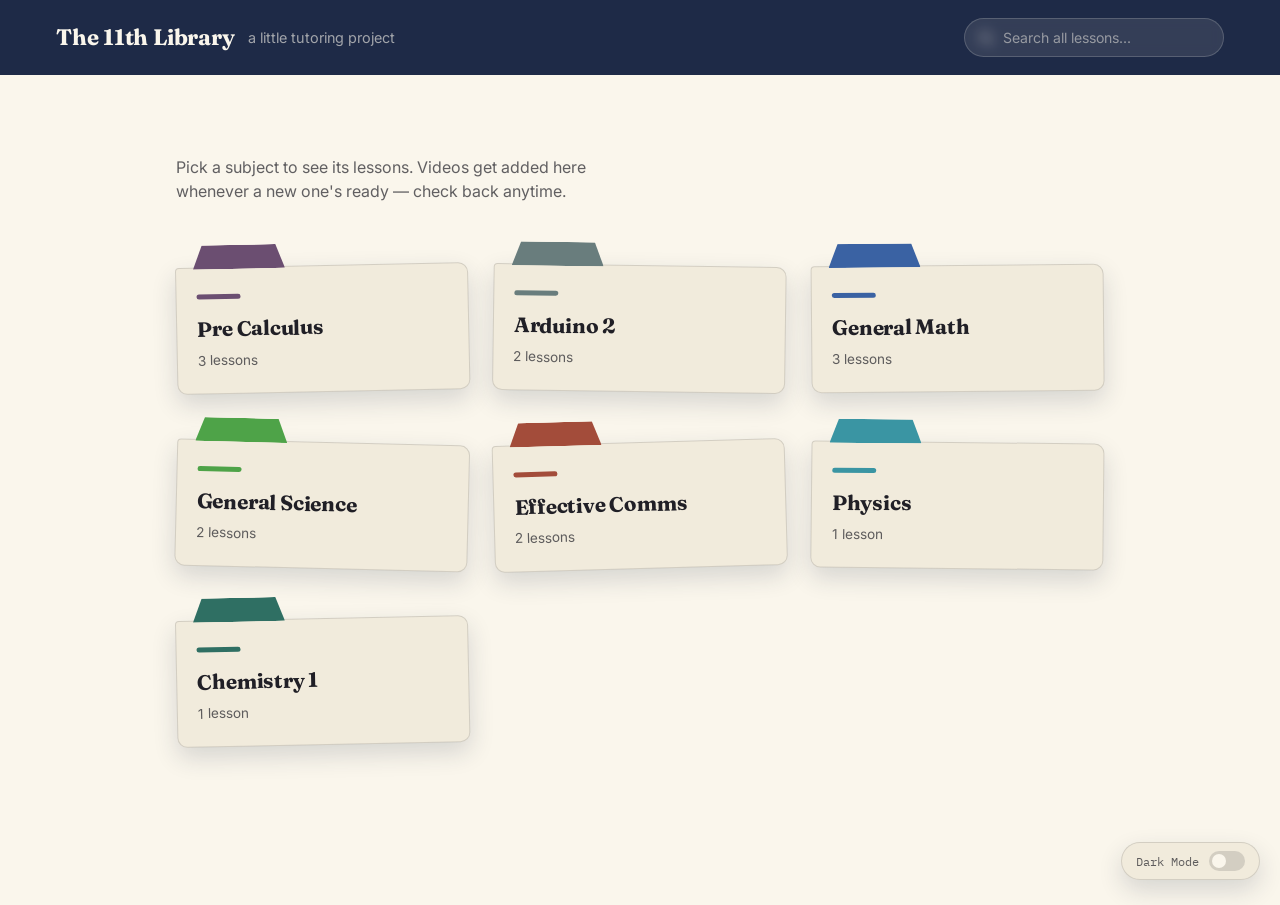
<file: index.html>
<!DOCTYPE html>
<html lang="en">
<head>
<meta charset="UTF-8">
<meta name="viewport" content="width=device-width, initial-scale=1.0">
<title>The 11th Library</title>
<link rel="stylesheet" href="style.css">
</head>
<body>

<header class="site-header">
  <a class="brand" href="index.html"><h1>The 11th Library</h1></a>
  <span class="tagline">a little tutoring project</span>

  <div class="header-search">
    <svg class="search-icon" width="16" height="16" viewBox="0 0 16 16" fill="none" xmlns="http://www.w3.org/2000/svg">
      <circle cx="7" cy="7" r="5.5" stroke="currentColor" stroke-width="1.5"/>
      <path d="M11.5 11.5L14.5 14.5" stroke="currentColor" stroke-width="1.5" stroke-linecap="round"/>
    </svg>
    <input
      type="text"
      id="search-box"
      class="search-box"
      placeholder="Search all lessons..."
      autocomplete="off"
    >
    <div id="search-results" class="search-results"></div>
  </div>
</header>

<main class="shelf">
  <p class="intro">Pick a subject to see its lessons. Videos get added here whenever a new one's ready — check back anytime.</p>

  <div class="tab-grid" id="tab-grid"></div>
</main>

<!-- Bottom Right Dark Mode Toggle -->
<div class="theme-toggle-wrapper">
  <span>Dark Mode</span>
  <label class="switch">
    <input type="checkbox" id="theme-toggle-checkbox">
    <span class="slider"></span>
  </label>
</div>

<script src="data.js"></script>
<script>
  // Theme initialization and event listener
  const savedTheme = localStorage.getItem('tel_theme') || 'light';
  if (savedTheme === 'dark') {
    document.documentElement.setAttribute('data-theme', 'dark');
  }

  const toggleInput = document.getElementById('theme-toggle-checkbox');
  if (toggleInput) {
    toggleInput.checked = (savedTheme === 'dark');
    toggleInput.addEventListener('change', (e) => {
      const theme = e.target.checked ? 'dark' : 'light';
      document.documentElement.setAttribute('data-theme', theme);
      localStorage.setItem('tel_theme', theme);
    });
  }

  const grid = document.getElementById('tab-grid');
  const tilts = [-1.2, 0.8, -0.5, 1.4, -1.6, 0.6];

  SUBJECTS.forEach((subject, i) => {
    const a = document.createElement('a');
    a.className = `tab-card accent-${subject.accent}`;
    a.href = `subject.html?subject=${encodeURIComponent(subject.slug)}`;
    a.style.setProperty('--tilt', `${tilts[i % tilts.length]}deg`);
    a.innerHTML = `
      <div class="tab-ear"></div>
      <div class="tab-body">
        <h2>${subject.name}</h2>
        <div class="count">${subject.lessons.length} lesson${subject.lessons.length === 1 ? '' : 's'}</div>
      </div>
    `;
    grid.appendChild(a);
  });

  if (SUBJECTS.length === 0) {
    grid.innerHTML = `<p style="color: rgba(32,31,38,0.6);">No subjects yet — add one in data.js.</p>`;
  }

  // ---- search across every subject's lessons ----
  const searchBox = document.getElementById('search-box');
  const resultsBox = document.getElementById('search-results');

  const allLessons = [];
  SUBJECTS.forEach(subject => {
    subject.lessons.forEach((lesson, index) => {
      allLessons.push({ subject, lesson, index });
    });
  });

  searchBox.addEventListener('input', () => {
    const query = searchBox.value.trim().toLowerCase();

    if (query === '') {
      resultsBox.innerHTML = '';
      resultsBox.classList.remove('open');
      return;
    }

    const matches = allLessons.filter(({ lesson }) =>
      lesson.title.toLowerCase().includes(query)
    );

    resultsBox.classList.add('open');

    if (matches.length === 0) {
      resultsBox.innerHTML = `<p class="no-results">No lessons match "${searchBox.value}".</p>`;
      return;
    }

    resultsBox.innerHTML = matches.map(({ subject, lesson, index }) => `
      <a class="result-item" href="subject.html?subject=${encodeURIComponent(subject.slug)}&lesson=${index}">
        <span class="result-subject accent-${subject.accent}">${subject.name}</span>
        <span class="result-title">${lesson.title}</span>
      </a>
    `).join('');
  });
</script>

</body>
</html>
</file>
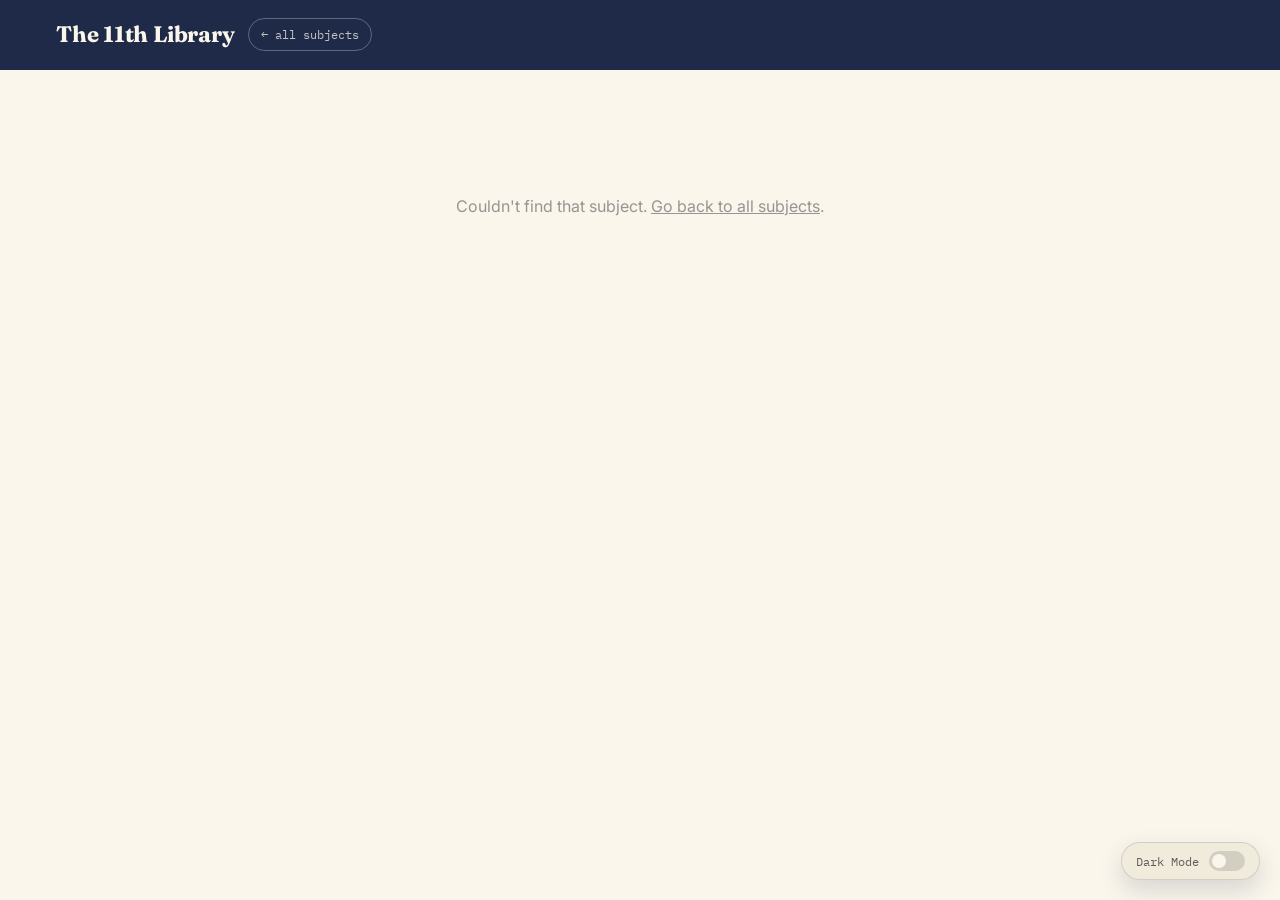
<file: subject.html>
<!DOCTYPE html>
<html lang="en">
<head>
<meta charset="UTF-8">
<meta name="viewport" content="width=device-width, initial-scale=1.0">
<title>The 11th Library</title>
<link rel="stylesheet" href="style.css">
</head>
<body>

<header class="site-header">
  <a class="brand" href="index.html"><h1 id="subject-title">The 11th Library</h1></a>
  <a class="back-link" href="index.html">&larr; all subjects</a>
</header>

<main class="course" id="course-root">
  <!-- filled in by script -->
</main>

<!-- Bottom Right Dark Mode Toggle -->
<div class="theme-toggle-wrapper">
  <span>Dark Mode</span>
  <label class="switch">
    <input type="checkbox" id="theme-toggle-checkbox">
    <span class="slider"></span>
  </label>
</div>

<script src="data.js"></script>
<script>
  // Theme initialization and event listener
  const savedTheme = localStorage.getItem('tel_theme') || 'light';
  if (savedTheme === 'dark') {
    document.documentElement.setAttribute('data-theme', 'dark');
  }

  const toggleInput = document.getElementById('theme-toggle-checkbox');
  if (toggleInput) {
    toggleInput.checked = (savedTheme === 'dark');
    toggleInput.addEventListener('change', (e) => {
      const theme = e.target.checked ? 'dark' : 'light';
      document.documentElement.setAttribute('data-theme', theme);
      localStorage.setItem('tel_theme', theme);
    });
  }

  const params = new URLSearchParams(window.location.search);
  const slug = params.get('subject');
  const subject = SUBJECTS.find(s => s.slug === slug);
  const root = document.getElementById('course-root');

  function embedUrl(id) {
    return `https://www.youtube.com/embed/${id}`;
  }

  if (!subject) {
    root.innerHTML = `<div class="empty-state" style="grid-column: 1 / -1;">
      <p>Couldn't find that subject. <a href="index.html">Go back to all subjects</a>.</p>
    </div>`;
  } else if (subject.lessons.length === 0) {
    document.getElementById('subject-title').textContent = subject.name;
    root.innerHTML = `<div class="empty-state" style="grid-column: 1 / -1;">
      <p>No lessons in ${subject.name} yet — add one in data.js.</p>
    </div>`;
  } else {
    document.getElementById('subject-title').textContent = subject.name;
    document.title = `${subject.name} — The 11th Library`;

    root.innerHTML = `
      <nav class="lesson-list accent-${subject.accent}">
        <h2>${subject.name} lessons</h2>
        <div id="lesson-buttons"></div>
      </nav>
      <div class="player-wrap">
        <div class="player-frame">
          <iframe id="player" src="" title="lesson video" allowfullscreen referrerpolicy="strict-origin-when-cross-origin"></iframe>
        </div>
        <div class="lesson-meta">
          <h1 id="lesson-title"></h1>
          <p id="lesson-notes"></p>
        </div>
      </div>
    `;

    const btnWrap = document.getElementById('lesson-buttons');
    const storageKey = `lessonshelf-completed-${subject.slug}`;

    function getCompleted() {
      const raw = localStorage.getItem(storageKey);
      return raw ? JSON.parse(raw) : [];
    }

    function setCompleted(titles) {
      localStorage.setItem(storageKey, JSON.stringify(titles));
    }

    function toggleCompleted(title) {
      const completed = getCompleted();
      const i = completed.indexOf(title);
      if (i === -1) completed.push(title);
      else completed.splice(i, 1);
      setCompleted(completed);
    }

    function showLesson(index) {
      const lesson = subject.lessons[index];
      document.getElementById('player').src = embedUrl(lesson.youtubeId);
      document.getElementById('lesson-title').textContent = lesson.title;
      document.getElementById('lesson-notes').textContent = lesson.notes || '';
      [...btnWrap.querySelectorAll('.lesson-item')].forEach(el => {
        el.classList.toggle('active', Number(el.dataset.index) === index);
      });
    }

    const completedTitles = getCompleted();

    PERIODS.forEach(periodName => {
      const inThisPeriod = subject.lessons
        .map((lesson, index) => ({ lesson, index }))
        .filter(item => item.lesson.period === periodName);

      if (inThisPeriod.length === 0) return;

      const heading = document.createElement('h3');
      heading.className = 'period-heading';
      heading.textContent = periodName;
      btnWrap.appendChild(heading);

      inThisPeriod.forEach(({ lesson, index }) => {
        const btn = document.createElement('div');
        btn.className = 'lesson-item';
        btn.tabIndex = 0;
        btn.dataset.index = index;
        if (completedTitles.includes(lesson.title)) btn.classList.add('done');

        btn.innerHTML = `
          <input type="checkbox" class="done-check" ${completedTitles.includes(lesson.title) ? 'checked' : ''}>
          <span>${lesson.title}</span>
        `;

        const checkbox = btn.querySelector('.done-check');
        checkbox.addEventListener('click', (e) => {
          e.stopPropagation();
          toggleCompleted(lesson.title);
          btn.classList.toggle('done');
        });

        btn.addEventListener('click', () => showLesson(index));
        btnWrap.appendChild(btn);
      });
    });

    const unsorted = subject.lessons
      .map((lesson, index) => ({ lesson, index }))
      .filter(item => !PERIODS.includes(item.lesson.period));

    if (unsorted.length > 0) {
      const heading = document.createElement('h3');
      heading.className = 'period-heading';
      heading.textContent = 'Unsorted';
      btnWrap.appendChild(heading);

      unsorted.forEach(({ lesson, index }) => {
        const btn = document.createElement('div');
        btn.className = 'lesson-item';
        btn.tabIndex = 0;
        btn.dataset.index = index;
        if (completedTitles.includes(lesson.title)) btn.classList.add('done');

        btn.innerHTML = `
          <input type="checkbox" class="done-check" ${completedTitles.includes(lesson.title) ? 'checked' : ''}>
          <span>${lesson.title}</span>
        `;

        const checkbox = btn.querySelector('.done-check');
        checkbox.addEventListener('click', (e) => {
          e.stopPropagation();
          toggleCompleted(lesson.title);
          btn.classList.toggle('done');
        });

        btn.addEventListener('click', () => showLesson(index));
        btnWrap.appendChild(btn);
      });
    }

    showLesson(Number(params.get('lesson')) || 0);
  }
</script>

</body>
</html>
</file>
<file: style.css>
@import url('https://fonts.googleapis.com/css2?family=Fraunces:opsz,wght@9..144,400;9..144,600;9..144,700&family=Inter:wght@400;500;600&family=IBM+Plex+Mono:wght@500&display=swap');

:root {
  --paper: #FAF6EC;
  --paper-dim: #F1EBDC;
  --ink: #201F26;
  --text-subtle: rgba(32,31,38,0.7);
  --text-muted: rgba(32,31,38,0.45);
  --navy: #1E2A47;
  --navy-soft: #2C3B60;
  --amber: #E5A339;
  --amber-ink: #6B4711;
  --teal: #2F6F63;
  --teal-ink: #0F332C;
  --plum: #6B4E71;
  --plum-ink: #35233A;
  --brick: #A34C3A;
  --brick-ink: #4A2018;
  --cyan: #3a95a3;
  --cyan-ink: #183b4a;
  --green: #4ea348;
  --green-ink: #20541f; 
  --blue: #3a62a3;
  --blue-ink: #182a4a;
  --plant: #697d7d;
  --plant-ink: #444f4d;
  --line: rgba(32,31,38,0.14);
  --shadow: 0 10px 24px rgba(30,42,71,0.16);
  --radius: 10px;
}

[data-theme="dark"] {
  --paper: #161518;
  --paper-dim: #222026;
  --ink: #ECE8E1;
  --text-subtle: rgba(236,232,225,0.75);
  --text-muted: rgba(236,232,225,0.45);
  --navy: #0E1526;
  --line: rgba(236,232,225,0.14);
  --shadow: 0 10px 24px rgba(0,0,0,0.45);
}

* { box-sizing: border-box; }

html { scroll-behavior: smooth; }

body {
  margin: 0;
  background: var(--paper);
  color: var(--ink);
  font-family: 'Inter', system-ui, sans-serif;
  line-height: 1.5;
  transition: background 0.25s ease, color 0.25s ease;
  padding-bottom: 80px;
}

h1, h2, h3 {
  font-family: 'Fraunces', Georgia, serif;
  font-weight: 700;
  letter-spacing: -0.01em;
  margin: 0;
}

a { color: inherit; }

.label {
  font-family: 'IBM Plex Mono', monospace;
  font-size: 0.72rem;
  letter-spacing: 0.08em;
  text-transform: uppercase;
}

/* ---------- Header ---------- */

.site-header {
  background: var(--navy);
  color: #FAF6EC;
  padding: 18px clamp(20px, 5vw, 56px);
  display: flex;
  align-items: center;
  gap: 14px;
  flex-wrap: wrap;
}

.site-header a.brand {
  text-decoration: none;
  color: #FAF6EC;
}

.site-header .brand h1 {
  font-size: 1.4rem;
}

.site-header .tagline {
  color: rgba(250,246,236,0.6);
  font-size: 0.9rem;
}

.header-search {
  position: relative;
  margin-left: auto;
  display: flex;
  align-items: center;
  width: 260px;
  max-width: 100%;
}

.search-icon {
  position: absolute;
  left: 14px;
  color: rgba(250,246,236,0.55);
  pointer-events: none;
  transition: color 0.2s ease;
}

.header-search:focus-within .search-icon {
  color: var(--amber);
}

.search-box {
  width: 100%;
  padding: 10px 16px 10px 38px;
  font-family: 'Inter', sans-serif;
  font-size: 0.88rem;
  color: #FAF6EC;
  background: rgba(250,246,236,0.1);
  border: 1px solid rgba(250,246,236,0.18);
  border-radius: 999px;
  outline: none;
  backdrop-filter: blur(6px);
  transition: background 0.2s ease, border-color 0.2s ease, box-shadow 0.2s ease;
}
.search-box::placeholder { color: rgba(250,246,236,0.5); }
.search-box:hover { background: rgba(250,246,236,0.14); }
.search-box:focus {
  background: rgba(250,246,236,0.16);
  border-color: var(--amber);
  box-shadow: 0 0 0 3px rgba(229,163,57,0.22);
}

.search-results {
  display: none;
  flex-direction: column;
  gap: 4px;
  position: absolute;
  top: calc(100% + 10px);
  right: 0;
  width: 340px;
  max-width: 80vw;
  max-height: 60vh;
  overflow-y: auto;
  background: var(--paper);
  border: 1px solid var(--line);
  border-radius: 12px;
  box-shadow: var(--shadow);
  padding: 10px;
  z-index: 20;
}
.search-results.open { display: flex; }

.back-link {
  text-decoration: none;
  color: rgba(250,246,236,0.75);
  font-family: 'IBM Plex Mono', monospace;
  font-size: 0.78rem;
  border: 1px solid rgba(250,246,236,0.3);
  padding: 6px 12px;
  border-radius: 999px;
  transition: background 0.15s ease, color 0.15s ease;
}
.back-link:hover { background: rgba(250,246,236,0.12); color: #FAF6EC; }

/* ---------- Home: shelf + folder tabs ---------- */

main.shelf {
  max-width: 1040px;
  margin: 0 auto;
  padding: clamp(32px, 6vw, 64px) clamp(20px, 5vw, 56px) 80px;
}

main.shelf > p.intro {
  max-width: 46ch;
  color: var(--text-subtle);
  margin-bottom: 40px;
}

.result-item {
  display: flex;
  align-items: center;
  gap: 10px;
  text-decoration: none;
  color: var(--ink);
  background: var(--paper-dim);
  border: 1px solid var(--line);
  border-radius: 8px;
  padding: 10px 14px;
  transition: background 0.15s ease;
}
.result-item:hover { background: var(--line); }

.result-subject {
  font-family: 'IBM Plex Mono', monospace;
  font-size: 0.68rem;
  text-transform: uppercase;
  letter-spacing: 0.05em;
  color: var(--tab-color, var(--amber));
  flex-shrink: 0;
}

.result-title { font-size: 0.9rem; }

.no-results {
  color: var(--text-muted);
  font-size: 0.9rem;
  padding: 8px 4px;
}

.tab-grid {
  display: grid;
  grid-template-columns: repeat(auto-fill, minmax(220px, 1fr));
  gap: 28px 24px;
}

.tab-card {
  position: relative;
  text-decoration: none;
  color: var(--ink);
  display: block;
  padding-top: 22px;
  transform: rotate(var(--tilt, 0deg));
  transition: transform 0.2s ease;
}

.tab-card:hover { transform: rotate(0deg) translateY(-4px); }
.tab-card:focus-visible { outline: 3px solid var(--amber); outline-offset: 4px; border-radius: var(--radius); }

.tab-card .tab-ear {
  position: absolute;
  top: 0;
  left: 18px;
  width: 92px;
  height: 24px;
  background: var(--tab-color);
  clip-path: polygon(10% 0, 90% 0, 100% 100%, 0% 100%);
}

.tab-card .tab-body {
  background: var(--paper-dim);
  border: 1px solid var(--line);
  border-radius: 4px var(--radius) var(--radius) var(--radius);
  box-shadow: var(--shadow);
  padding: 26px 20px 22px;
}

.tab-card .tab-body::before {
  content: "";
  display: block;
  height: 5px;
  width: 44px;
  border-radius: 3px;
  background: var(--tab-color);
  margin-bottom: 14px;
}

.tab-card h2 { font-size: 1.3rem; margin-bottom: 6px; }

.tab-card .count {
  color: var(--text-subtle);
  font-size: 0.85rem;
}

/* accent variants */
.accent-amber { --tab-color: var(--amber); }
.accent-teal  { --tab-color: var(--teal); }
.accent-plum  { --tab-color: var(--plum); }
.accent-brick { --tab-color: var(--brick); }
.accent-cyan  { --tab-color: var(--cyan); }
.accent-green { --tab-color: var(--green); }
.accent-blue { --tab-color: var(--blue); }
.accent-plant { --tab-color: var(--plant); }

/* ---------- Subject page ---------- */

main.course {
  max-width: 1100px;
  margin: 0 auto;
  padding: clamp(24px, 5vw, 48px) clamp(20px, 5vw, 56px) 80px;
  display: grid;
  grid-template-columns: 300px 1fr;
  gap: 36px;
}

@media (max-width: 760px) {
  main.course { grid-template-columns: 1fr; }
}

.lesson-list {
  display: flex;
  flex-direction: column;
  gap: 8px;
}

.lesson-list h2 {
  font-size: 1rem;
  margin-bottom: 10px;
  color: var(--text-subtle);
  font-family: 'IBM Plex Mono', monospace;
  text-transform: uppercase;
  letter-spacing: 0.06em;
  font-weight: 500;
}

.period-heading {
  font-size: 0.72rem;
  font-family: 'IBM Plex Mono', monospace;
  text-transform: uppercase;
  letter-spacing: 0.06em;
  color: var(--text-muted);
  margin: 18px 0 4px;
  padding-top: 10px;
  border-top: 1px solid var(--line);
}
.period-heading:first-of-type {
  margin-top: 4px;
  padding-top: 0;
  border-top: none;
}

.lesson-item {
  display: flex;
  align-items: baseline;
  gap: 10px;
  text-align: left;
  background: none;
  border: none;
  border-left: 3px solid transparent;
  padding: 10px 12px;
  border-radius: 4px;
  cursor: pointer;
  font-family: inherit;
  font-size: 0.95rem;
  color: var(--ink);
  transition: background 0.15s ease, border-color 0.15s ease;
}

.lesson-item:focus-visible {
  outline: 2px solid var(--amber);
  outline-offset: 2px;
}

.lesson-item .n {
  font-family: 'IBM Plex Mono', monospace;
  font-size: 0.75rem;
  color: var(--text-muted);
  flex-shrink: 0;
}

.lesson-item:hover { background: var(--paper-dim); }
.lesson-item.active {
  background: var(--paper-dim);
  border-left-color: var(--tab-color, var(--amber));
  font-weight: 600;
}

.lesson-item .done-check {
  accent-color: var(--tab-color, var(--amber));
  width: 15px;
  height: 15px;
  flex-shrink: 0;
  cursor: pointer;
}

.lesson-item.done span:not(.n) {
  color: var(--text-muted);
  text-decoration: line-through;
}

.player-wrap {
  min-width: 0;
}

.player-frame {
  position: relative;
  width: 100%;
  aspect-ratio: 16 / 9;
  background: var(--navy);
  border-radius: var(--radius);
  overflow: hidden;
  box-shadow: var(--shadow);
}

.player-frame iframe {
  width: 100%;
  height: 100%;
  border: 0;
  display: block;
}

.lesson-meta { padding-top: 18px; }
.lesson-meta h1 { font-size: 1.6rem; margin-bottom: 8px; }
.lesson-meta p { color: var(--text-subtle); max-width: 62ch; }

.empty-state {
  padding: 60px 20px;
  text-align: center;
  color: var(--text-muted);
}

/* ---------- Bottom Right Dark Mode Toggle ---------- */

.theme-toggle-wrapper {
  position: fixed;
  bottom: 20px;
  right: 20px;
  z-index: 1000;
  background: var(--paper-dim);
  border: 1px solid var(--line);
  padding: 8px 14px;
  border-radius: 999px;
  box-shadow: var(--shadow);
  display: flex;
  align-items: center;
  gap: 10px;
  font-family: 'IBM Plex Mono', monospace;
  font-size: 0.78rem;
  color: var(--text-subtle);
}

.switch {
  position: relative;
  display: inline-block;
  width: 36px;
  height: 20px;
}

.switch input {
  opacity: 0;
  width: 0;
  height: 0;
}

.slider {
  position: absolute;
  cursor: pointer;
  top: 0;
  left: 0;
  right: 0;
  bottom: 0;
  background-color: var(--line);
  transition: 0.25s;
  border-radius: 20px;
}

.slider:before {
  position: absolute;
  content: "";
  height: 14px;
  width: 14px;
  left: 3px;
  bottom: 3px;
  background-color: var(--paper);
  transition: 0.25s;
  border-radius: 50%;
}

input:checked + .slider {
  background-color: var(--amber);
}

input:checked + .slider:before {
  transform: translateX(16px);
}
</file>
